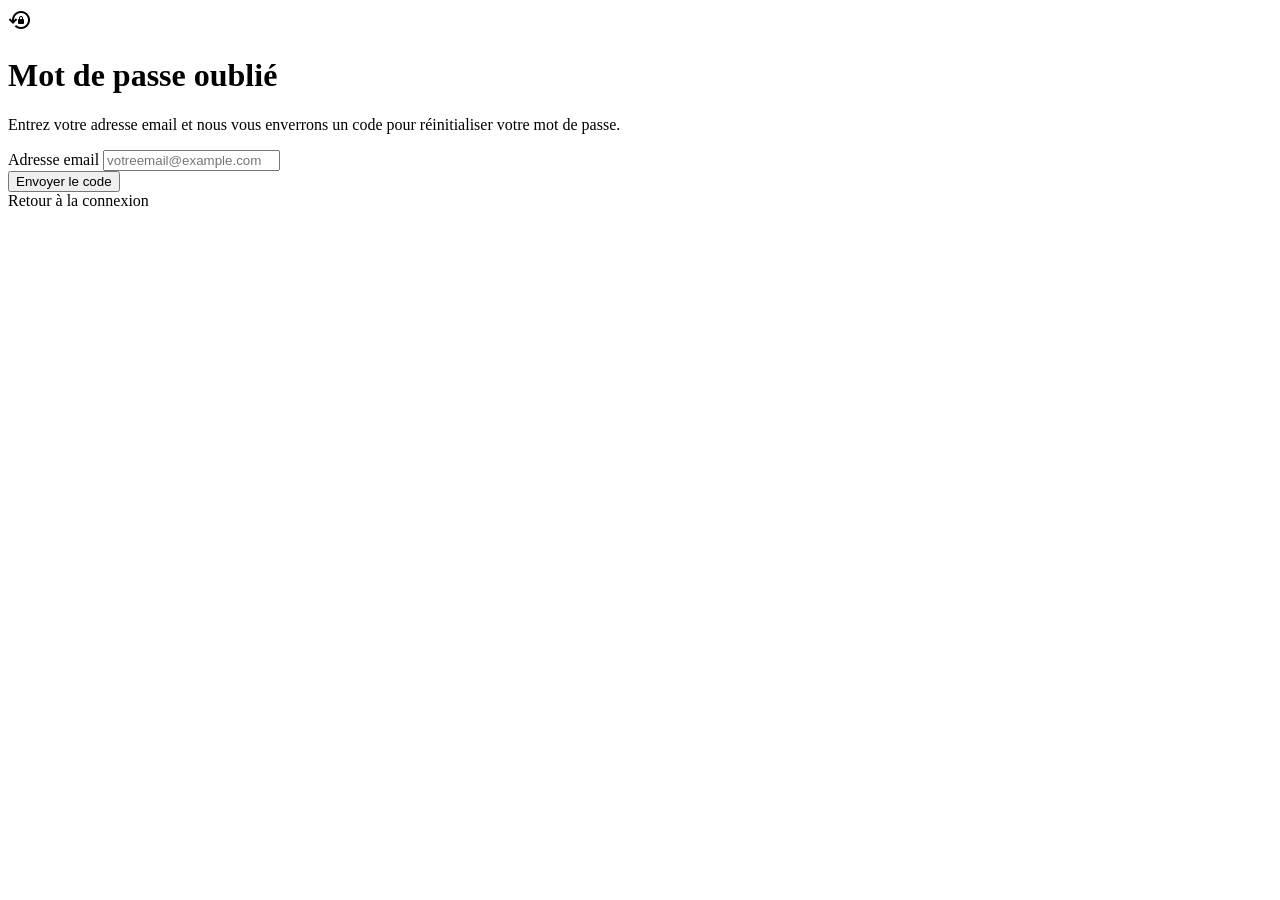
<file: src/main/resources/templates/forgot-password.html>
<!DOCTYPE html>
<html lang="fr" xmlns:th="http://www.thymeleaf.org">
    <head>
        <meta charset="UTF-8">
        <meta name="viewport" content="width=device-width, initial-scale=1.0">
        <meta name="theme-color" media="(prefers-color-scheme: dark)"  content="#0d0d14">
        <meta name="theme-color" media="(prefers-color-scheme: light)" content="#f7f4ef">
        <title>Mot de passe oublié - LTC App</title>
        <link href="https://fonts.googleapis.com/css2?family=DM+Serif+Display:ital@0;1&family=DM+Sans:wght@300;400;500;600&display=swap" rel="stylesheet">
        <link href="https://fonts.googleapis.com/css2?family=Material+Symbols+Outlined:opsz,wght,FILL,GRAD@24,400,1,0" rel="stylesheet">
        <link rel="stylesheet" th:href="@{/CSS/auth.css}">
    </head>
    <body>

        <!-- Particles -->
        <div class="particles">
            <div class="particle"></div>
            <div class="particle"></div>
            <div class="particle"></div>
            <div class="particle"></div>
            <div class="particle"></div>
            <div class="particle"></div>
            <div class="particle"></div>
            <div class="particle"></div>
        </div>

        <div class="verify-wrapper">
            <div class="verify-card">
                <div class="verify-header">
                    <div class="verify-icon" aria-hidden="true">
                        <span class="material-symbols-outlined">lock_reset</span>
                    </div>
                    <h1>Mot de passe oublié</h1>
                    <p>
                        Entrez votre adresse email et nous vous enverrons
                        un code pour réinitialiser votre mot de passe.
                    </p>
                </div>

                <div th:if="${successMessage}" class="alert alert-success" th:text="${successMessage}"></div>
                <div th:if="${warningMessage}" class="alert alert-warning" th:text="${warningMessage}"></div>
                <div th:if="${errorMessage}"   class="alert alert-error"   th:text="${errorMessage}"></div>

                <form th:action="@{/forgot-password}" method="post" class="verify-form">
                    <div class="form-group">
                        <label for="email">Adresse email</label>
                        <input
                                type="email"
                                id="email"
                                name="email"
                                placeholder="votreemail@example.com"
                                autocomplete="email"
                                required>
                    </div>

                    <button type="submit" class="btn-primary">
                        Envoyer le code
                    </button>
                </form>

                <div class="verify-footer">
                    <a th:href="@{/login}">Retour à la connexion</a>
                </div>
            </div>
        </div>

    </body>
</html>
</file>
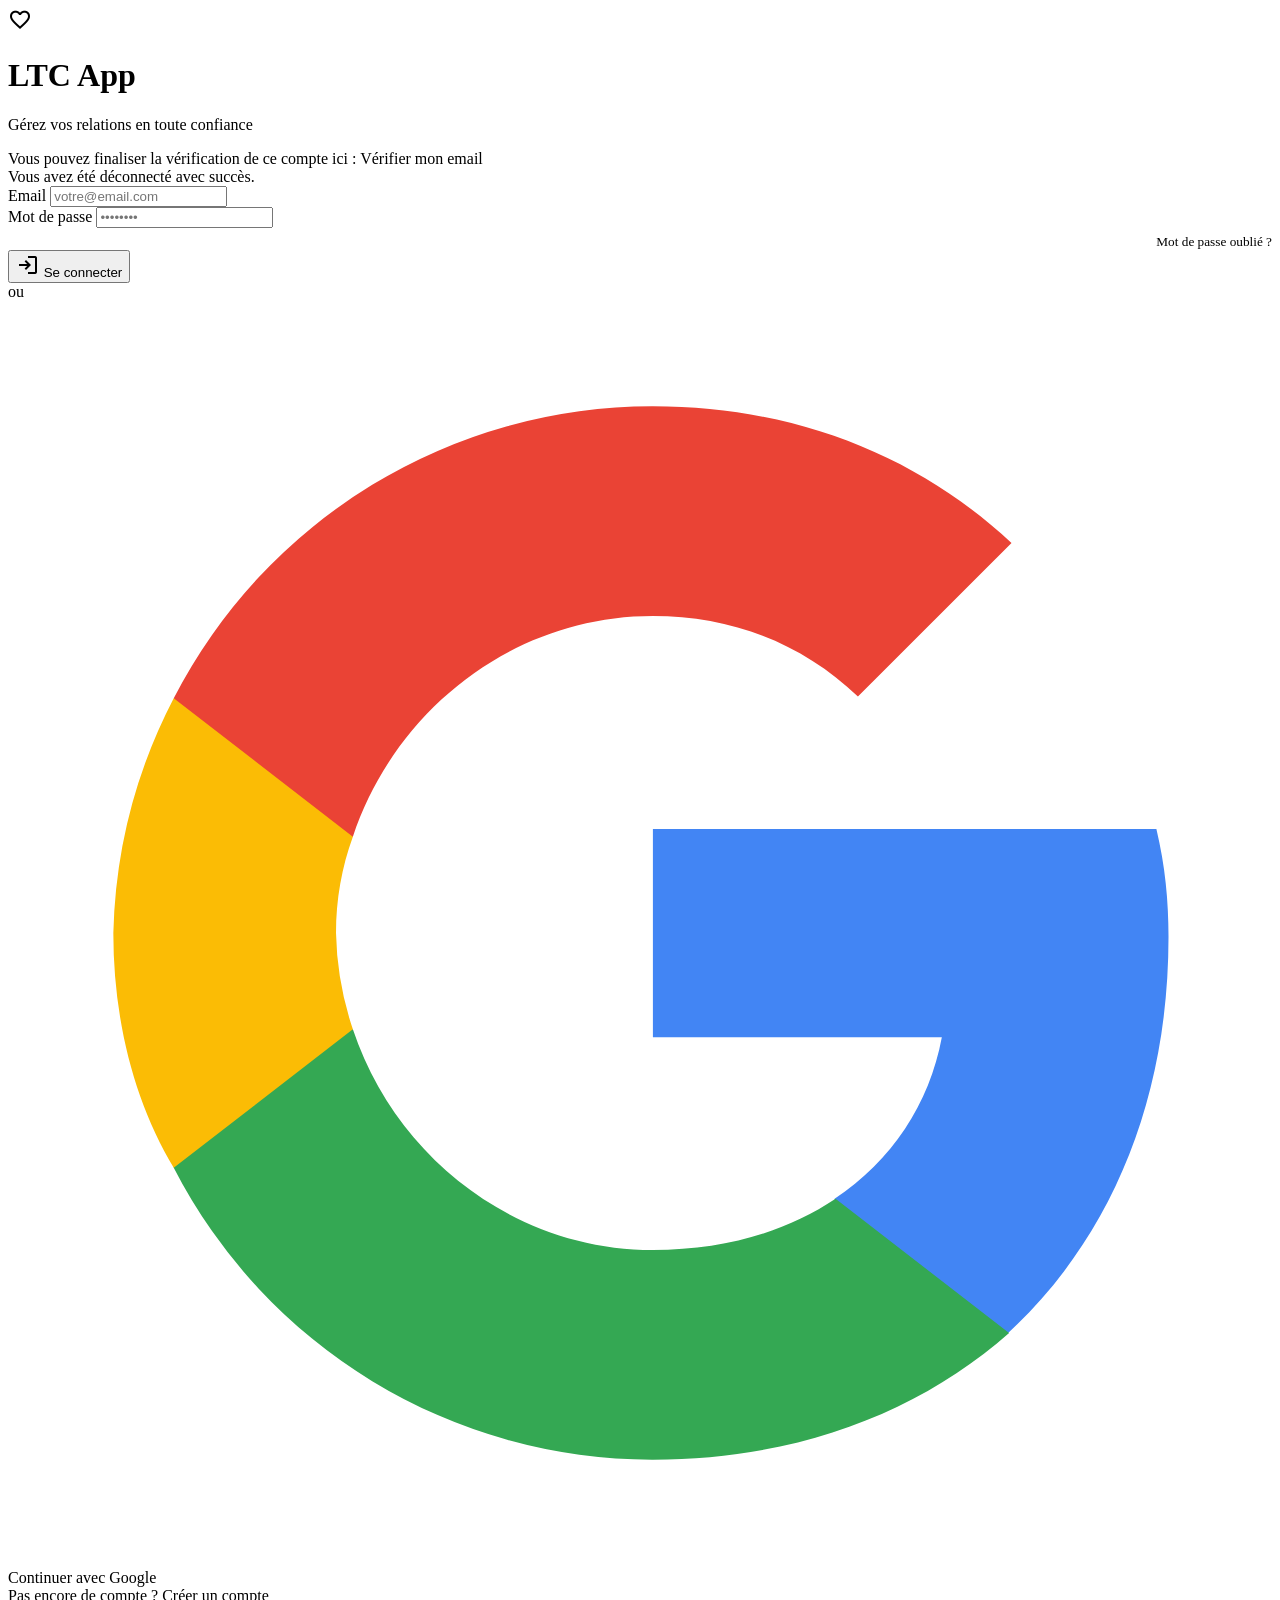
<file: src/main/resources/templates/login.html>
<!DOCTYPE html>
<html lang="fr" xmlns:th="http://www.thymeleaf.org">
    <head>
        <meta charset="UTF-8">
        <meta name="viewport" content="width=device-width, initial-scale=1.0">
        <meta name="theme-color" media="(prefers-color-scheme: dark)"  content="#0d0d14">
        <meta name="theme-color" media="(prefers-color-scheme: light)" content="#f7f4ef">
        <title>Connexion - LTC App</title>
        <link href="https://fonts.googleapis.com/css2?family=DM+Serif+Display:ital@0;1&family=DM+Sans:wght@300;400;500;600&display=swap" rel="stylesheet">
        <link href="https://fonts.googleapis.com/css2?family=Material+Symbols+Outlined:opsz,wght,FILL,GRAD@24,400,0,0" rel="stylesheet" />
        <link rel="stylesheet" th:href="@{/CSS/auth.css}">
    </head>
    <body>

        <!-- Particles -->
        <div class="particles">
            <div class="particle"></div>
            <div class="particle"></div>
            <div class="particle"></div>
            <div class="particle"></div>
            <div class="particle"></div>
            <div class="particle"></div>
            <div class="particle"></div>
            <div class="particle"></div>
        </div>

        <div class="auth-container">
            <div class="auth-header">
                <div class="logo-container">
                    <span class="material-symbols-outlined">favorite</span>
                </div>
                <h1 class="auth-title">LTC App</h1>
                <p class="auth-subtitle">Gérez vos relations en toute confiance</p>
            </div>

            <!--
                Messages d'état injectés par le backend.
                Ils servent à guider l'utilisateur en cas d'échec de connexion,
                de compte non vérifié ou d'action réussie.
            -->

            <div th:if="${errorMessage}" class="alert alert-error" th:text="${errorMessage}"></div>
            <div th:if="${showVerifyLink}" class="alert alert-info">
                <span>Vous pouvez finaliser la vérification de ce compte ici :</span>
                <a th:href="@{/verify-email(email=${loginEmail})}">Vérifier mon email</a>
            </div>

            <div th:if="${param.logout}" class="alert alert-success">
                Vous avez été déconnecté avec succès.
            </div>

            <div th:if="${successMessage}" class="alert alert-success" th:text="${successMessage}"></div>

            <!-- Formulaire d'authentification standard traité par Spring Security. -->
            <form th:action="@{/login}" method="post">
                <div class="form-group">
                    <label for="email">Email</label>
                    <input type="email" id="email" name="email" placeholder="votre@email.com" th:value="${loginEmail}" required>
                </div>

                <div class="form-group">
                    <label for="password">Mot de passe</label>
                    <input type="password" id="password" name="password" placeholder="••••••••" required>
                    <small class="field-help" style="text-align:right; display:block; margin-top:6px;">
                        <a th:href="@{/forgot-password}" style="color:var(--link-color); font-size:0.83rem;">Mot de passe oublié ?</a>
                    </small>
                </div>

                <button type="submit" class="btn-primary">
                    <span class="material-symbols-outlined">login</span>
                    Se connecter
                </button>
            </form>

            <!-- <div class="auth-links">
                <a th:href="@{/verify-email}">Vérifier mon email</a>
            </div> -->

            <div class="auth-divider" th:if="${googleAuthEnabled}"><span>ou</span></div>

            <a class="btn-google" th:if="${googleAuthEnabled}" th:href="@{/oauth2/authorization/google}">
                <svg viewBox="0 0 24 24" aria-hidden="true">
                    <path d="M21.805 10.023h-9.56v3.955h5.486c-.236 1.271-.955 2.349-2.036 3.069v2.547h3.295c1.929-1.777 3.045-4.394 3.045-7.521 0-.684-.062-1.34-.23-2.05z" fill="#4285F4"/>
                    <path d="M12.245 22c2.756 0 5.072-.913 6.763-2.406l-3.295-2.547c-.914.612-2.08.972-3.468.972-2.65 0-4.897-1.787-5.697-4.19H3.147v2.628A10.208 10.208 0 0 0 12.245 22z" fill="#34A853"/>
                    <path d="M6.548 13.829a6.127 6.127 0 0 1-.32-1.829c0-.637.11-1.254.32-1.829V7.543H3.147A10.196 10.196 0 0 0 2 12c0 1.647.395 3.205 1.147 4.457l3.401-2.628z" fill="#FBBC05"/>
                    <path d="M12.245 5.981c1.498 0 2.836.516 3.893 1.529l2.916-2.915C17.312 2.97 14.996 2 12.245 2A10.208 10.208 0 0 0 3.147 7.543l3.401 2.628c.8-2.403 3.047-4.19 5.697-4.19z" fill="#EA4335"/>
                </svg>
                Continuer avec Google
            </a>
            <div class="auth-footer">
                Pas encore de compte ? <a th:href="@{/register}">Créer un compte</a>
            </div>
        </div>

    </body>
</html>
</file>
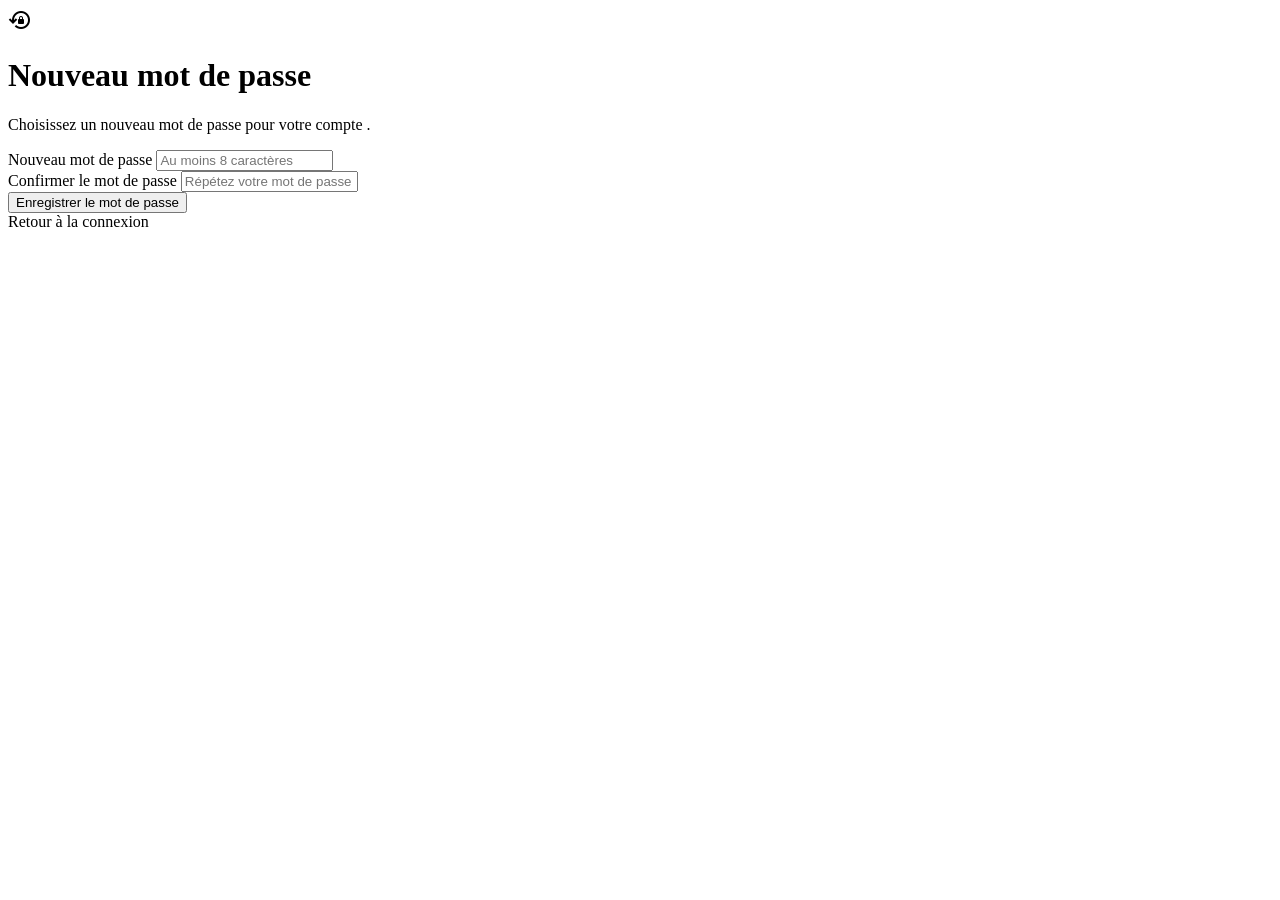
<file: src/main/resources/templates/new-password.html>
<!DOCTYPE html>
<html lang="fr" xmlns:th="http://www.thymeleaf.org">
    <head>
        <meta charset="UTF-8">
        <meta name="viewport" content="width=device-width, initial-scale=1.0">
        <meta name="theme-color" media="(prefers-color-scheme: dark)"  content="#0d0d14">
        <meta name="theme-color" media="(prefers-color-scheme: light)" content="#f7f4ef">
        <title>Nouveau mot de passe - LTC App</title>
        <link href="https://fonts.googleapis.com/css2?family=DM+Serif+Display:ital@0;1&family=DM+Sans:wght@300;400;500;600&display=swap" rel="stylesheet">
        <link href="https://fonts.googleapis.com/css2?family=Material+Symbols+Outlined:opsz,wght,FILL,GRAD@24,400,1,0" rel="stylesheet">
        <link rel="stylesheet" th:href="@{/CSS/auth.css}">
    </head>
    <body>

        <div class="particles">
            <div class="particle"></div>
            <div class="particle"></div>
            <div class="particle"></div>
            <div class="particle"></div>
            <div class="particle"></div>
            <div class="particle"></div>
            <div class="particle"></div>
            <div class="particle"></div>
        </div>

        <div class="verify-wrapper">
            <div class="verify-card">
                <div class="verify-header">
                    <div class="verify-icon" aria-hidden="true">
                        <span class="material-symbols-outlined">lock_reset</span>
                    </div>
                    <h1>Nouveau mot de passe</h1>
                    <p>
                        Choisissez un nouveau mot de passe pour votre compte
                        <strong th:text="${email}"></strong>.
                    </p>
                </div>

                <div th:if="${errorMessage}" class="alert alert-error" th:text="${errorMessage}"></div>

                <form th:action="@{/new-password}" method="post" class="verify-form">
                    <div class="form-group">
                        <label for="newPassword">Nouveau mot de passe</label>
                        <input
                                type="password"
                                id="newPassword"
                                name="newPassword"
                                placeholder="Au moins 8 caractères"
                                autocomplete="new-password"
                                minlength="8"
                                required>
                    </div>

                    <div class="form-group">
                        <label for="confirmPassword">Confirmer le mot de passe</label>
                        <input
                                type="password"
                                id="confirmPassword"
                                name="confirmPassword"
                                placeholder="Répétez votre mot de passe"
                                autocomplete="new-password"
                                minlength="8"
                                required>
                    </div>

                    <button type="submit" class="btn-primary">
                        Enregistrer le mot de passe
                    </button>
                </form>

                <div class="verify-footer">
                    <a th:href="@{/login}">Retour à la connexion</a>
                </div>
            </div>
        </div>

    </body>
</html>
</file>
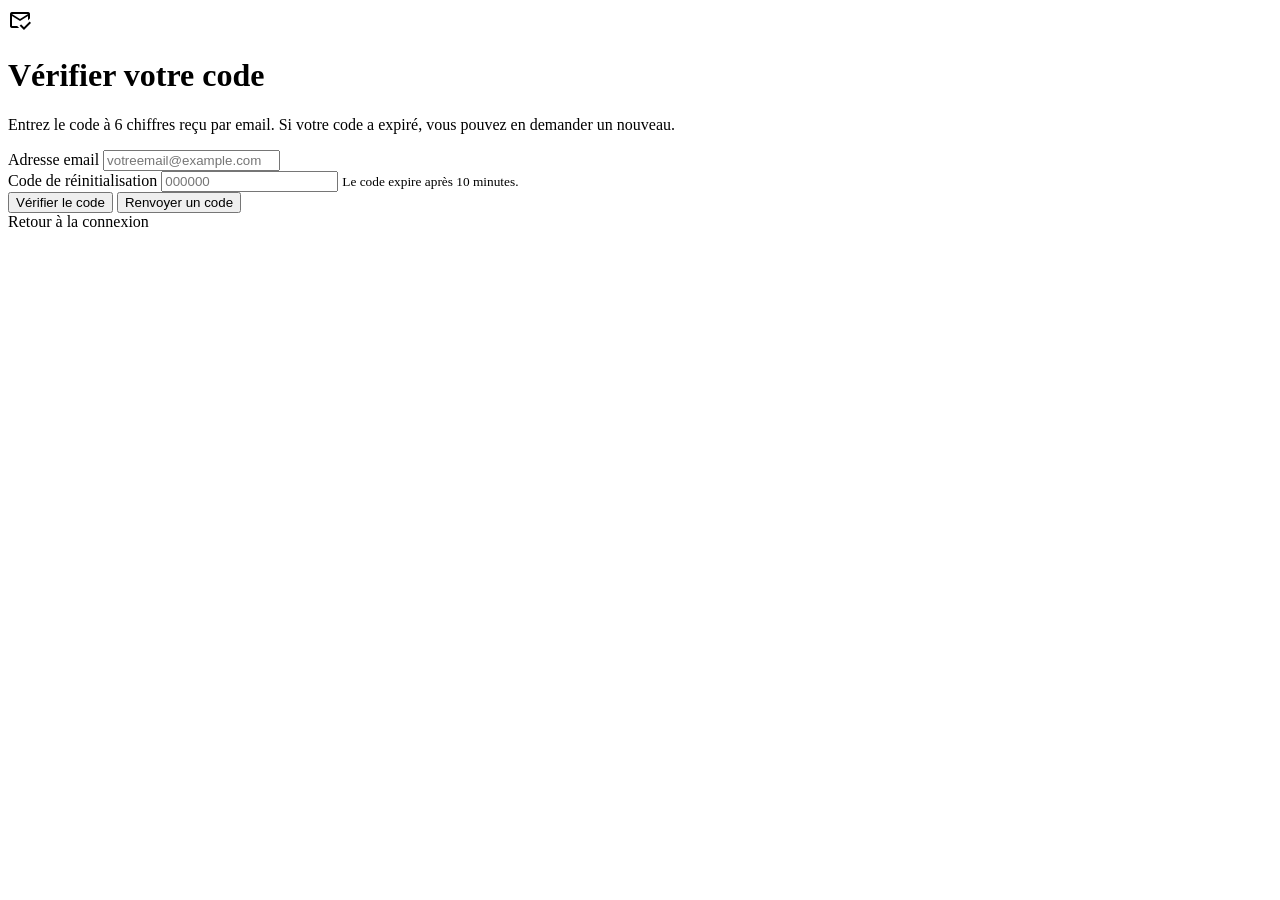
<file: src/main/resources/templates/reset-password.html>
<!DOCTYPE html>
<html lang="fr" xmlns:th="http://www.thymeleaf.org">
    <head>
        <meta charset="UTF-8">
        <meta name="viewport" content="width=device-width, initial-scale=1.0">
        <meta name="theme-color" media="(prefers-color-scheme: dark)"  content="#0d0d14">
        <meta name="theme-color" media="(prefers-color-scheme: light)" content="#f7f4ef">
        <title>Vérification du code - LTC App</title>
        <link href="https://fonts.googleapis.com/css2?family=DM+Serif+Display:ital@0;1&family=DM+Sans:wght@300;400;500;600&display=swap" rel="stylesheet">
        <link href="https://fonts.googleapis.com/css2?family=Material+Symbols+Outlined:opsz,wght,FILL,GRAD@24,400,1,0" rel="stylesheet">
        <link rel="stylesheet" th:href="@{/CSS/auth.css}">
    </head>
    <body>

        <div class="particles">
            <div class="particle"></div>
            <div class="particle"></div>
            <div class="particle"></div>
            <div class="particle"></div>
            <div class="particle"></div>
            <div class="particle"></div>
            <div class="particle"></div>
            <div class="particle"></div>
        </div>

        <div class="verify-wrapper">
            <div class="verify-card">
                <div class="verify-header">
                    <div class="verify-icon" aria-hidden="true">
                        <span class="material-symbols-outlined">mark_email_read</span>
                    </div>
                    <h1>Vérifier votre code</h1>
                    <p>
                        Entrez le code à 6 chiffres reçu par email.
                        Si votre code a expiré, vous pouvez en demander un nouveau.
                    </p>
                </div>

                <div th:if="${successMessage}" class="alert alert-success" th:text="${successMessage}"></div>
                <div th:if="${warningMessage}" class="alert alert-warning" th:text="${warningMessage}"></div>
                <div th:if="${errorMessage}"   class="alert alert-error"   th:text="${errorMessage}"></div>

                <form th:action="@{/reset-password}" method="post" class="verify-form">
                    <div class="form-group">
                        <label for="email">Adresse email</label>
                        <input
                                type="email"
                                id="email"
                                name="email"
                                th:value="${email}"
                                placeholder="votreemail@example.com"
                                autocomplete="email"
                                required>
                    </div>

                    <div class="form-group">
                        <label for="code">Code de réinitialisation</label>
                        <input
                                type="text"
                                id="code"
                                name="code"
                                maxlength="6"
                                inputmode="numeric"
                                autocomplete="one-time-code"
                                class="code-input"
                                placeholder="000000"
                                required>
                        <small class="field-help">
                            Le code expire après
                            <span th:text="${expirationMinutes}">10</span> minutes.
                        </small>
                    </div>

                    <button type="submit" class="btn-primary">
                        Vérifier le code
                    </button>

                    <button type="submit"
                            class="btn-link-action"
                            th:formaction="@{/reset-password/resend}"
                            formnovalidate>
                        Renvoyer un code
                    </button>
                </form>

                <div class="verify-footer">
                    <a th:href="@{/login}">Retour à la connexion</a>
                </div>
            </div>
        </div>

    </body>
</html>
</file>
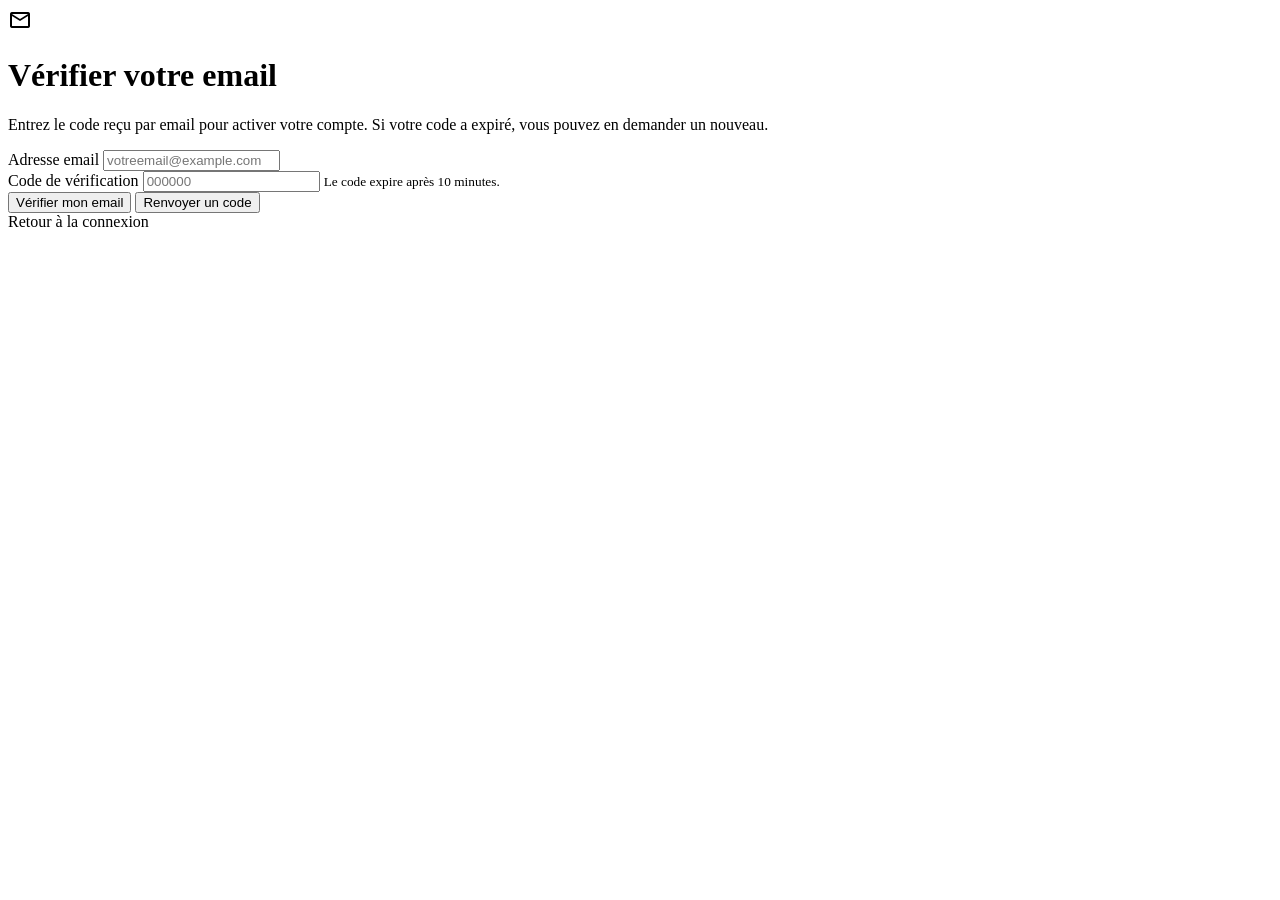
<file: src/main/resources/templates/verify-email.html>
<!DOCTYPE html>
<html lang="fr" xmlns:th="http://www.thymeleaf.org">
    <head>
        <meta charset="UTF-8">
        <meta name="viewport" content="width=device-width, initial-scale=1.0">
        <meta name="theme-color" media="(prefers-color-scheme: dark)"  content="#0d0d14">
        <meta name="theme-color" media="(prefers-color-scheme: light)" content="#f7f4ef">
        <title>Vérification de l’email - LTC App</title>
        <link href="https://fonts.googleapis.com/css2?family=DM+Serif+Display:ital@0;1&family=DM+Sans:wght@300;400;500;600&display=swap" rel="stylesheet">
        <link href="https://fonts.googleapis.com/css2?family=Material+Symbols+Outlined:opsz,wght,FILL,GRAD@24,400,1,0" rel="stylesheet">
        <link rel="stylesheet" th:href="@{/CSS/auth.css}">
    </head>
    <body>

        <!-- Particles -->
        <div class="particles">
            <div class="particle"></div>
            <div class="particle"></div>
            <div class="particle"></div>
            <div class="particle"></div>
            <div class="particle"></div>
            <div class="particle"></div>
            <div class="particle"></div>
            <div class="particle"></div>
        </div>

        <div class="verify-wrapper">
            <div class="verify-card">
                <div class="verify-header">
                    <div class="verify-icon" aria-hidden="true">
                        <span class="material-symbols-outlined">mail</span>
                    </div>
                    <h1>Vérifier votre email</h1>
                    <p>
                        Entrez le code reçu par email pour activer votre compte.
                        Si votre code a expiré, vous pouvez en demander un nouveau.
                    </p>
                </div>

                <div th:if="${successMessage}" class="alert alert-success" th:text="${successMessage}"></div>
                <div th:if="${warningMessage}" class="alert alert-warning" th:text="${warningMessage}"></div>
                <div th:if="${errorMessage}" class="alert alert-error" th:text="${errorMessage}"></div>

                <form th:action="@{/verify-email}" method="post" class="verify-form">
                    <div class="form-group">
                        <label for="email">Adresse email</label>
                        <input
                                type="email"
                                id="email"
                                name="email"
                                th:value="${email}"
                                placeholder="votreemail@example.com"
                                required>
                    </div>

                    <div class="form-group">
                        <label for="code">Code de vérification</label>
                        <input
                                type="text"
                                id="code"
                                name="code"
                                maxlength="6"
                                inputmode="numeric"
                                autocomplete="one-time-code"
                                class="code-input"
                                placeholder="000000"
                                required>
                        <small class="field-help">
                            Le code expire après
                            <span th:text="${expirationMinutes}">10</span> minutes.
                        </small>
                    </div>

                    <button type="submit" class="btn-primary">
                        Vérifier mon email
                    </button>

                    <button type="submit"
                            class="btn-link-action"
                            th:formaction="@{/verify-email/resend}"
                            formnovalidate>
                        Renvoyer un code
                    </button>
                </form>

                <div class="verify-footer">
                    <a th:href="@{/login}">Retour à la connexion</a>
                </div>
            </div>
        </div>

    </body>
</html>
</file>
